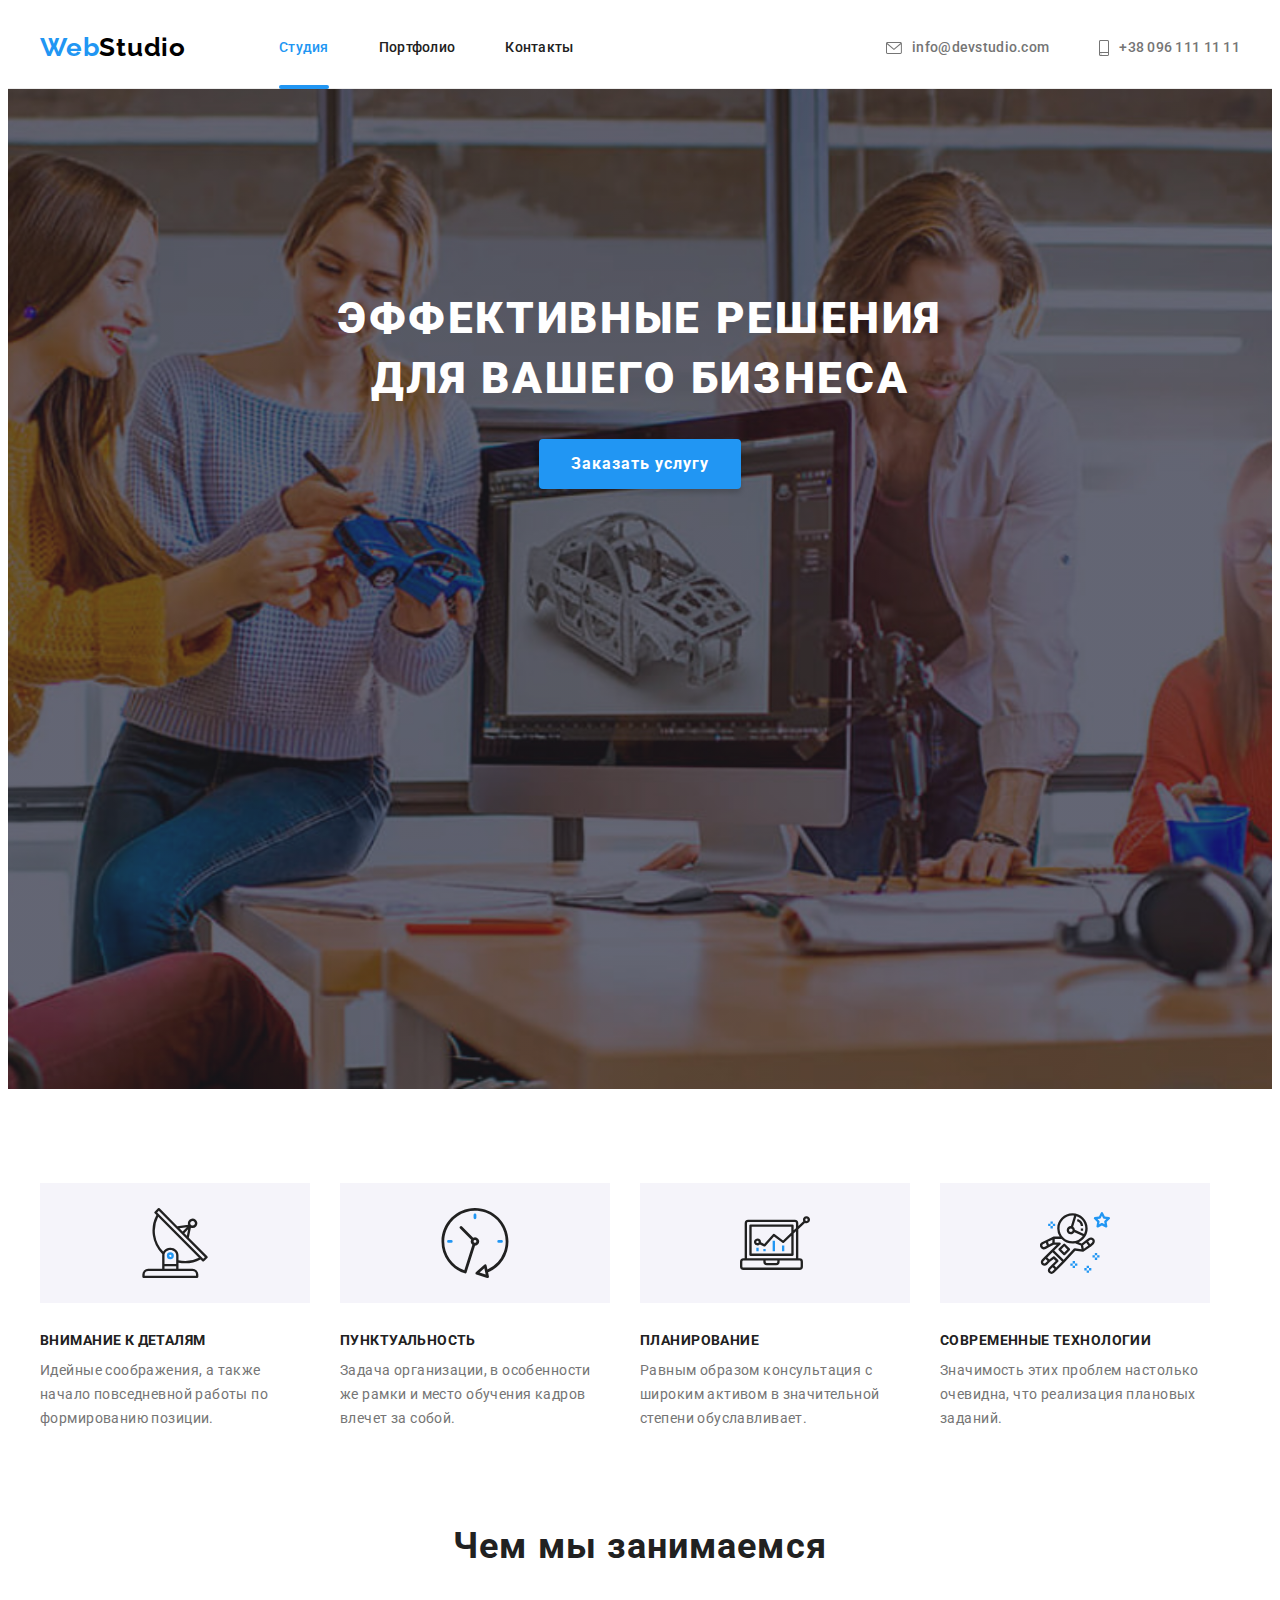
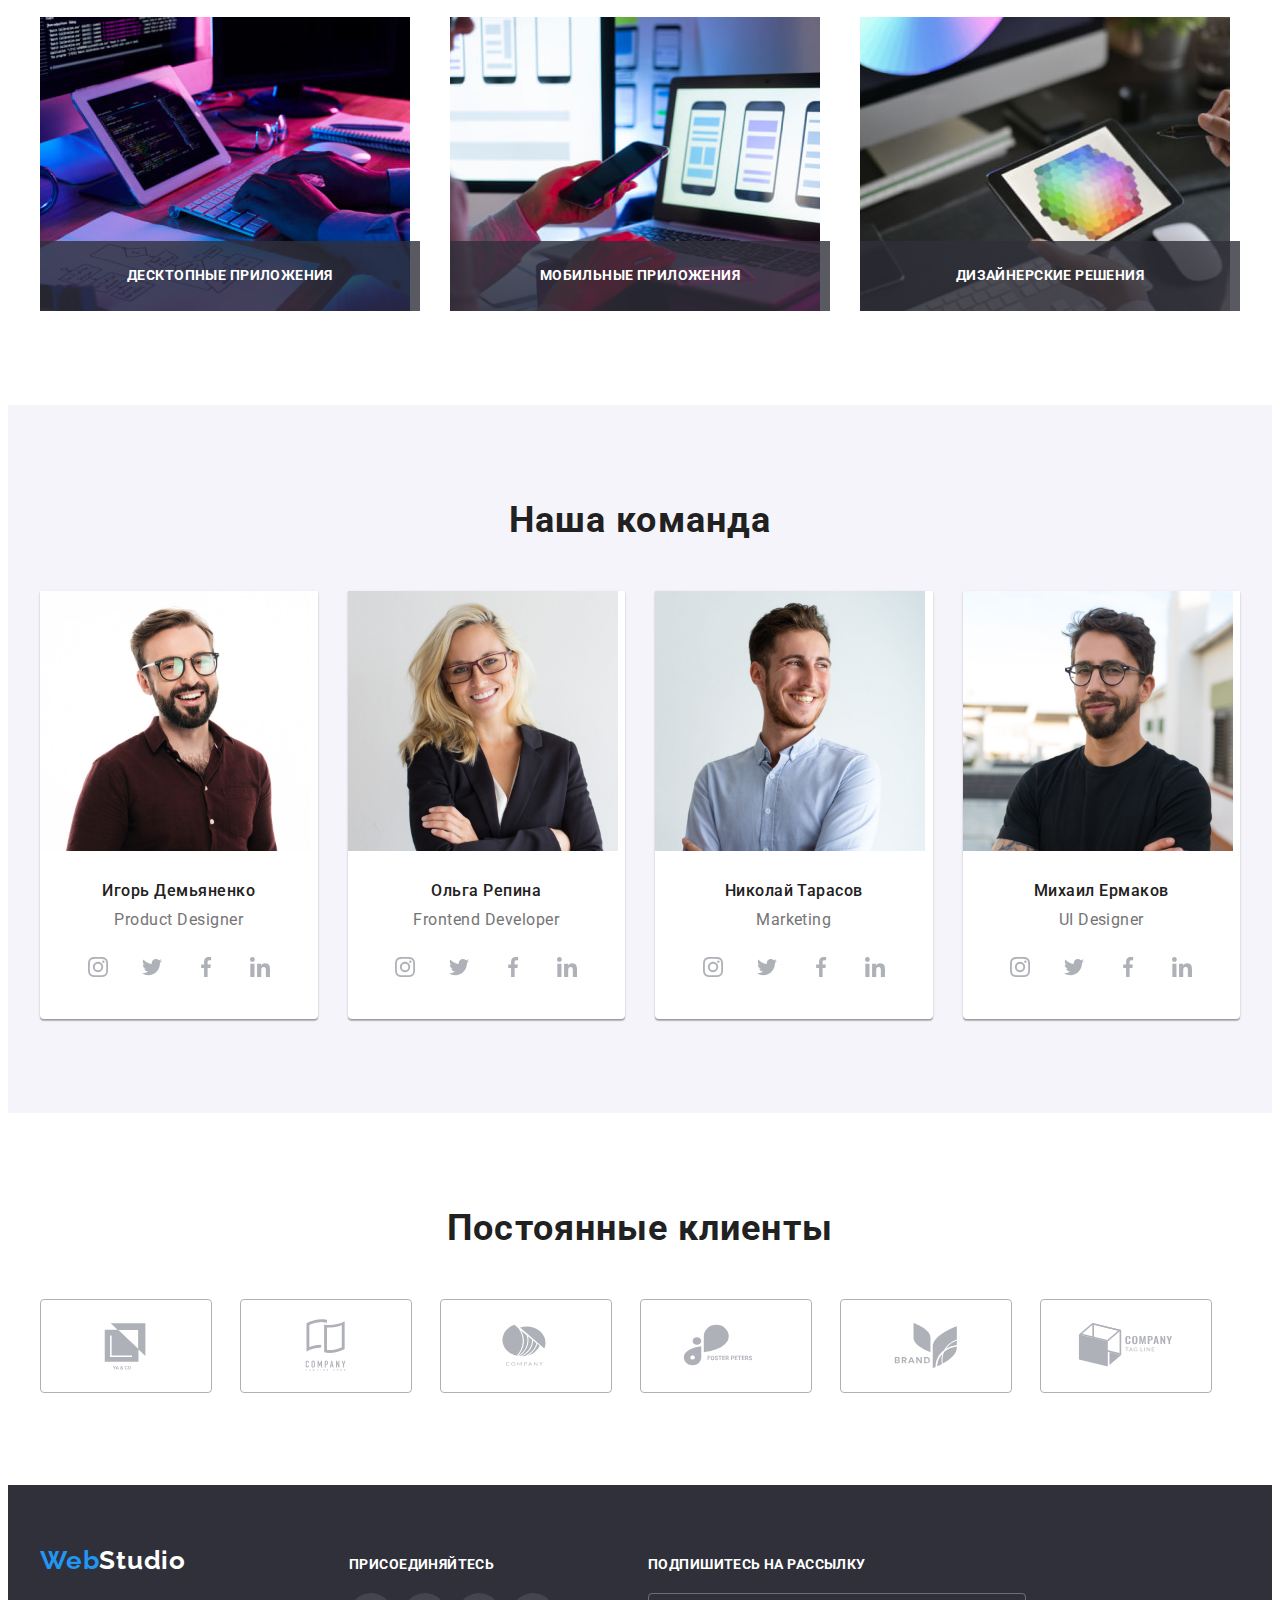
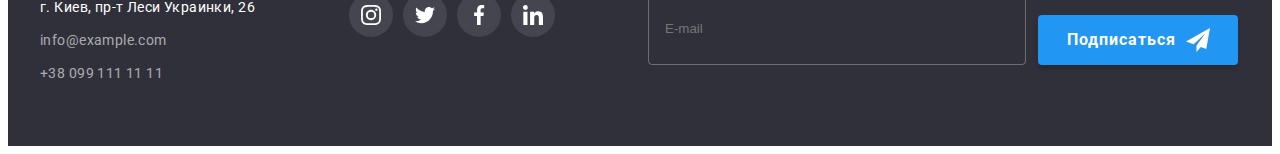
<file: index.html>
<!DOCTYPE html>
<html lang="ru">
  <head>
    <meta charset="UTF-8" />
    <meta http-equiv="X-UA-Compatible" content="IE=edge" />
    <meta name="viewport" content="width=device-width, initial-scale=1.0" />
    <title>Главная</title>
    <link rel="preconnect" href="https://fonts.googleapis.com" />
    <link rel="preconnect" href="https://fonts.gstatic.com" crossorigin />
    <link
      href="https://fonts.googleapis.com/css2?family=Raleway:wght@700&family=Roboto:wght@400;500;700;900&display=swap"
      rel="stylesheet"
    />
    <link
      rel="stylesheet"
      href="https://cdnjs.cloudflare.com/ajax/libs/modern-normalize/1.1.0/modern-normalize.min.css"
      integrity="sha512-wpPYUAdjBVSE4KJnH1VR1HeZfpl1ub8YT/NKx4PuQ5NmX2tKuGu6U/JRp5y+Y8XG2tV+wKQpNHVUX03MfMFn9Q=="
      crossorigin="anonymous"
      referrerpolicy="no-referrer"
    />
    <link rel="stylesheet" href="./css/main.min.css" />
  </head>
  <body>
    <header class="header">
      <div class="container header__container">
        <nav class="nav">
          <a class="link logo" href=""
            >Web<span class="logo__span logo__span--black">Studio</span></a
          >
          <ul class="list header__list">
            <li class="nav__item">
              <a class="link nav__link nav__link--active" href="./index.html">Студия</a>
            </li>
            <li class="nav__item">
              <a class="link nav__link" href="./portfolio.html">Портфолио</a>
            </li>
            <li class="nav__item"><a class="link nav__link" href="">Контакты</a></li>
          </ul>
        </nav>
        <ul class="list header-contacts">
          <li class="header-contacts__item">
            <a class="link header-contacts__link" href="mailto:info@devstudio.com">
              <svg class="icon header-contacts__icon" height="12" width="16">
                <use href="./images/sprite.svg#icon-envelope"></use>
              </svg>
              info@devstudio.com</a
            >
          </li>
          <li class="header-contacts__item">
            <a class="link header-contacts__link" href="tel:+380961111111">
              <svg class="icon header-contacts__icon" height="16" width="10">
                <use href="./images/sprite.svg#icon-smartphone"></use>
              </svg>
              +38 096 111 11 11</a
            >
          </li>
        </ul>
      </div>
    </header>
    <main>
      <!-- Hero section-->
      <section class="section hero">
        <div class="container">
          <h1 class="hero__title">Эффективные решения для вашего бизнеса</h1>
          <button class="btn hero__btn" type="button" data-modal-open>Заказать услугу</button>
        </div>
        <div class="backdrop is-hidden" data-modal>
          <div class="modal-wrapper">
            <button class="modal-wrapper__close-btn" type="button" data-modal-close>
              <svg class="icon" width="18" height="18">
                <use href="./images/sprite.svg#icon-close-black-18dp"></use>
              </svg>
            </button>
            <form class="modal-form">
              <strong class="modal-form__title">Оставьте свои данные, мы вам перезвоним</strong>
              <label class="modal-form__group">
                <span class="modal-form__label">Имя</span>
                <span class="modal-form__wrap">
                  <input class="input modal-form__input" type="text" name="user-name" />
                  <svg class="icon" width="18" height="18">
                    <use href="./images/icons.svg#icon-person"></use>
                  </svg>
                </span>
              </label>
              <label class="modal-form__group">
                <span class="modal-form__label">Телефон</span>
                <span class="modal-form__wrap">
                  <input class="input modal-form__input" type="tel" name="user-phone" />
                  <svg class="icon" width="18" height="18">
                    <use href="./images/icons.svg#icon-phone"></use>
                  </svg>
                </span>
              </label>
              <label class="modal-form__group">
                <span class="modal-form__label">Почта</span>
                <span class="modal-form__wrap">
                  <input class="input modal-form__input" type="email" name="user-mail" />
                  <svg class="icon" width="18" height="18">
                    <use href="./images/icons.svg#icon-email"></use>
                  </svg>
                </span>
              </label>

              <label class="modal-form__group">
                <span class="modal-form__label">Комментарий</span>
                <textarea
                  class="modal-form__comment"
                  name="comment"
                  rows="6"
                  placeholder="Введите текст"
                ></textarea>
              </label>
              <label class="checkbox-group">
                <input class="checkbox-group__checkbox visually-hidden" type="checkbox" />
                <span class="checkbox-group__icon-wrapper">
                  <svg class="checkbox-group__icon" width="16" height="15">
                    <use href="./images/icons.svg#icon-check"></use>
                  </svg>
                </span>
                <span class="checkbox-group__label"
                  >Соглашаюсь с рассылкой и принимаю
                  <a class="checkbox-group__agreement" href="">Условия договора</a>
                </span>
              </label>
              <button class="btn modal-form__btn" type="submit">Отправить</button>
            </form>
          </div>
        </div>
      </section>
      <!-- Benefits-section -->
      <section class="section benefits">
        <div class="container">
          <h2 class="visually-hidden">Наши преимущества</h2>
          <ul class="list benefits__list">
            <li class="benefits__item">
              <div class="benefits__svg-wrapper">
                <svg height="70" width="70">
                  <use href="./images/sprite.svg#icon-antenna"></use>
                </svg>
              </div>
              <h3 class="benefits__header">Внимание к деталям</h3>
              <p class="benefits__text">
                Идейные соображения, а также начало повседневной работы по формированию позиции.
              </p>
            </li>
            <li class="benefits__item">
              <div class="benefits__svg-wrapper">
                <svg height="70" width="70">
                  <use href="./images/sprite.svg#icon-clock"></use>
                </svg>
              </div>
              <h3 class="benefits__header">Пунктуальность</h3>
              <p class="benefits__text">
                Задача организации, в особенности же рамки и место обучения кадров влечет за собой.
              </p>
            </li>
            <li class="benefits__item">
              <div class="benefits__svg-wrapper">
                <svg height="70" width="70">
                  <use href="./images/sprite.svg#icon-diagram"></use>
                </svg>
              </div>
              <h3 class="benefits__header">Планирование</h3>
              <p class="benefits__text">
                Равным образом консультация с широким активом в значительной степени обуславливает.
              </p>
            </li>
            <li class="benefits__item">
              <div class="benefits__svg-wrapper">
                <svg height="70" width="70">
                  <use href="./images/sprite.svg#icon-astronaut"></use>
                </svg>
              </div>
              <h3 class="benefits__header">Современные технологии</h3>
              <p class="benefits__text">
                Значимость этих проблем настолько очевидна, что реализация плановых заданий.
              </p>
            </li>
          </ul>
        </div>
      </section>
      <!-- Types of work-section -->
      <section class="section work">
        <div class="container">
          <h2 class="section-title">Чем мы занимаемся</h2>
          <ul class="list section-list">
            <li class="work__item">
              <img src="./images/box-1.jpg" alt="Верстка для пк" width="370" height="294" />
              <p class="work__description">Десктопные приложения</p>
            </li>
            <li class="work__item">
              <img src="./images/box-2.jpg" alt="Мобильная версия" width="370" height="294" />
              <p class="work__description">Мобильные приложения</p>
            </li>
            <li class="work__item">
              <img src="./images/box-3.jpg" alt="Планшет" width="370" height="294" />
              <p class="work__description">Дизайнерские решения</p>
            </li>
          </ul>
        </div>
      </section>
      <!-- Our team -->
      <section class="section team">
        <div class="container">
          <h2 class="section-title">Наша команда</h2>
          <ul class="list section-list">
            <li class="team__item">
              <img src="./images/team-1.jpg" alt="Игорь Демьяненко" width="270" height="260" />
              <div class="member-card">
                <h3 class="member-card__name">Игорь Демьяненко</h3>
                <p class="member-card__position" lang="en">Product Designer</p>
                <ul class="list socials">
                  <li class="socials__item">
                    <a href="" class="socials__link">
                      <svg class="icon" width="20" height="20">
                        <use href="./images/sprite.svg#icon-instagram"></use>
                      </svg>
                    </a>
                  </li>
                  <li class="socials__item">
                    <a href="" class="socials__link">
                      <svg class="icon" width="20" height="20">
                        <use href="./images/sprite.svg#icon-twitter"></use>
                      </svg>
                    </a>
                  </li>
                  <li class="socials__item">
                    <a href="" class="socials__link">
                      <svg class="icon" width="20" height="20">
                        <use href="./images/sprite.svg#icon-facebook"></use>
                      </svg>
                    </a>
                  </li>
                  <li class="socials__item">
                    <a href="" class="socials__link">
                      <svg class="icon" width="20" height="20">
                        <use href="./images/sprite.svg#icon-linkedin"></use>
                      </svg>
                    </a>
                  </li>
                </ul>
              </div>
            </li>
            <li class="team__item">
              <img src="./images/team-2.jpg" alt="Ольга Репина" width="270" height="260" />
              <div class="member-card">
                <h3 class="member-card__name">Ольга Репина</h3>
                <p class="member-card__position" lang="en">Frontend Developer</p>
                <ul class="list socials">
                  <li class="socials__item">
                    <a href="" class="socials__link">
                      <svg class="icon" width="20" height="20">
                        <use href="./images/sprite.svg#icon-instagram"></use>
                      </svg>
                    </a>
                  </li>
                  <li class="socials__item">
                    <a href="" class="socials__link">
                      <svg class="icon" width="20" height="20">
                        <use href="./images/sprite.svg#icon-twitter"></use>
                      </svg>
                    </a>
                  </li>
                  <li class="socials__item">
                    <a href="" class="socials__link">
                      <svg class="icon" width="20" height="20">
                        <use href="./images/sprite.svg#icon-facebook"></use>
                      </svg>
                    </a>
                  </li>
                  <li class="socials__item">
                    <a href="" class="socials__link">
                      <svg class="icon" width="20" height="20">
                        <use href="./images/sprite.svg#icon-linkedin"></use>
                      </svg>
                    </a>
                  </li>
                </ul>
              </div>
            </li>
            <li class="team__item">
              <img src="./images/team-3.jpg" alt="Николай Тарасов" width="270" height="260" />
              <div class="member-card">
                <h3 class="member-card__name">Николай Тарасов</h3>
                <p class="member-card__position" lang="en">Marketing</p>
                <ul class="list socials">
                  <li class="socials__item">
                    <a href="" class="socials__link">
                      <svg class="icon" width="20" height="20">
                        <use href="./images/sprite.svg#icon-instagram"></use>
                      </svg>
                    </a>
                  </li>
                  <li class="socials__item">
                    <a href="" class="socials__link">
                      <svg class="icon" width="20" height="20">
                        <use href="./images/sprite.svg#icon-twitter"></use>
                      </svg>
                    </a>
                  </li>
                  <li class="socials__item">
                    <a href="" class="socials__link">
                      <svg class="icon" width="20" height="20">
                        <use href="./images/sprite.svg#icon-facebook"></use>
                      </svg>
                    </a>
                  </li>
                  <li class="socials__item">
                    <a href="" class="socials__link">
                      <svg class="icon" width="20" height="20">
                        <use href="./images/sprite.svg#icon-linkedin"></use>
                      </svg>
                    </a>
                  </li>
                </ul>
              </div>
            </li>
            <li class="team__item">
              <img src="./images/team-4.jpg" alt="Михаил Ермаков" width="270" height="260" />
              <div class="member-card">
                <h3 class="member-card__name">Михаил Ермаков</h3>
                <p class="member-card__position" lang="en">UI Designer</p>
                <ul class="list socials">
                  <li class="socials__item">
                    <a href="" class="socials__link">
                      <svg class="icon" width="20" height="20">
                        <use href="./images/sprite.svg#icon-instagram"></use>
                      </svg>
                    </a>
                  </li>
                  <li class="socials__item">
                    <a href="" class="socials__link">
                      <svg class="icon" width="20" height="20">
                        <use href="./images/sprite.svg#icon-twitter"></use>
                      </svg>
                    </a>
                  </li>
                  <li class="socials__item">
                    <a href="" class="socials__link">
                      <svg class="icon" width="20" height="20">
                        <use href="./images/sprite.svg#icon-facebook"></use>
                      </svg>
                    </a>
                  </li>
                  <li class="socials__item">
                    <a href="" class="socials__link">
                      <svg class="icon" width="20" height="20">
                        <use href="./images/sprite.svg#icon-linkedin"></use>
                      </svg>
                    </a>
                  </li>
                </ul>
              </div>
            </li>
          </ul>
        </div>
      </section>
      <!-- Our clients section -->
      <section class="section clients">
        <div class="container">
          <h2 class="section-title">Постоянные клиенты</h2>
          <ul class="list clients__list">
            <li class="clients__item">
              <a href="" class="clients__link">
                <svg class="icon" width="106" height="60">
                  <use href="./images/sprite.svg#icon-Logo"></use>
                </svg>
              </a>
            </li>
            <li class="clients__item">
              <a href="" class="clients__link">
                <svg class="icon" width="106" height="60">
                  <use href="./images/sprite.svg#icon-Logo-1"></use>
                </svg>
              </a>
            </li>
            <li class="clients__item">
              <a href="" class="clients__link">
                <svg class="icon" width="106" height="60">
                  <use href="./images/sprite.svg#icon-Logo-2"></use>
                </svg>
              </a>
            </li>
            <li class="clients__item">
              <a href="" class="clients__link">
                <svg class="icon" width="106" height="60">
                  <use href="./images/sprite.svg#icon-Logo-3"></use>
                </svg>
              </a>
            </li>
            <li class="clients__item">
              <a href="" class="clients__link">
                <svg class="icon" width="106" height="60">
                  <use href="./images/sprite.svg#icon-Logo-4"></use>
                </svg>
              </a>
            </li>
            <li class="clients__item">
              <a href="" class="clients__link">
                <svg class="icon" width="106" height="60">
                  <use href="./images/sprite.svg#icon-Logo-5"></use>
                </svg>
              </a>
            </li>
          </ul>
        </div>
      </section>
    </main>
    <footer class="footer">
      <div class="container footer__container">
        <div class="footer__contacts">
          <a class="link logo footer__logo" href=""
            >Web<span class="logo__span logo__span--white">Studio</span></a
          >
          <address>
            <ul class="list">
              <li class="footer__item">
                <a class="link footer__address-link" href="https://goo.gl/maps/o7L6sS2QVbToqfg37"
                  >г. Киев, пр-т Леси Украинки, 26</a
                >
              </li>
              <li class="footer__item">
                <a
                  class="link footer__address-link footer__address-link--transparent"
                  href="mailto:info@example.com"
                  >info@example.com</a
                >
              </li>
              <li class="footer__item">
                <a
                  class="link footer__address-link footer__address-link--transparent"
                  href="tel:+380991111111"
                  >+38 099 111 11 11</a
                >
              </li>
            </ul>
          </address>
        </div>
        <div class="footer__socials">
          <p class="footer__socials-text">Присоединяйтесь</p>
          <ul class="list socials">
            <li class="socials__item socials__item--round-bg">
              <a href="" class="socials__link socials__link--white-icon">
                <svg class="icon" width="20" height="20">
                  <use href="./images/sprite.svg#icon-instagram"></use>
                </svg>
              </a>
            </li>
            <li class="socials__item socials__item--round-bg">
              <a href="" class="socials__link socials__link--white-icon">
                <svg class="icon" width="20" height="20">
                  <use href="./images/sprite.svg#icon-twitter"></use>
                </svg>
              </a>
            </li>
            <li class="socials__item socials__item--round-bg">
              <a href="" class="socials__link socials__link--white-icon">
                <svg class="icon" width="20" height="20">
                  <use href="./images/sprite.svg#icon-facebook"></use>
                </svg>
              </a>
            </li>
            <li class="socials__item socials__item--round-bg">
              <a href="" class="socials__link socials__link--white-icon">
                <svg class="icon" width="20" height="20">
                  <use href="./images/sprite.svg#icon-linkedin"></use>
                </svg>
              </a>
            </li>
          </ul>
        </div>
        <form class="footer-form">
          <div class="footer-form__field">
            <strong class="footer-form__title">Подпишитесь на рассылку</strong>
            <input class="input footer-form__input" type="text" name="email" placeholder="E-mail" />
          </div>
          <button class="btn footer-form__btn" type="submit">
            Подписаться
            <svg class="icon footer-form__icon" width="24" height="24">
              <use href="./images/icons.svg#icon-send"></use>
            </svg>
          </button>
        </form>
      </div>
    </footer>
    <script src="./js/modal.js"></script>
  </body>
</html>
</file>
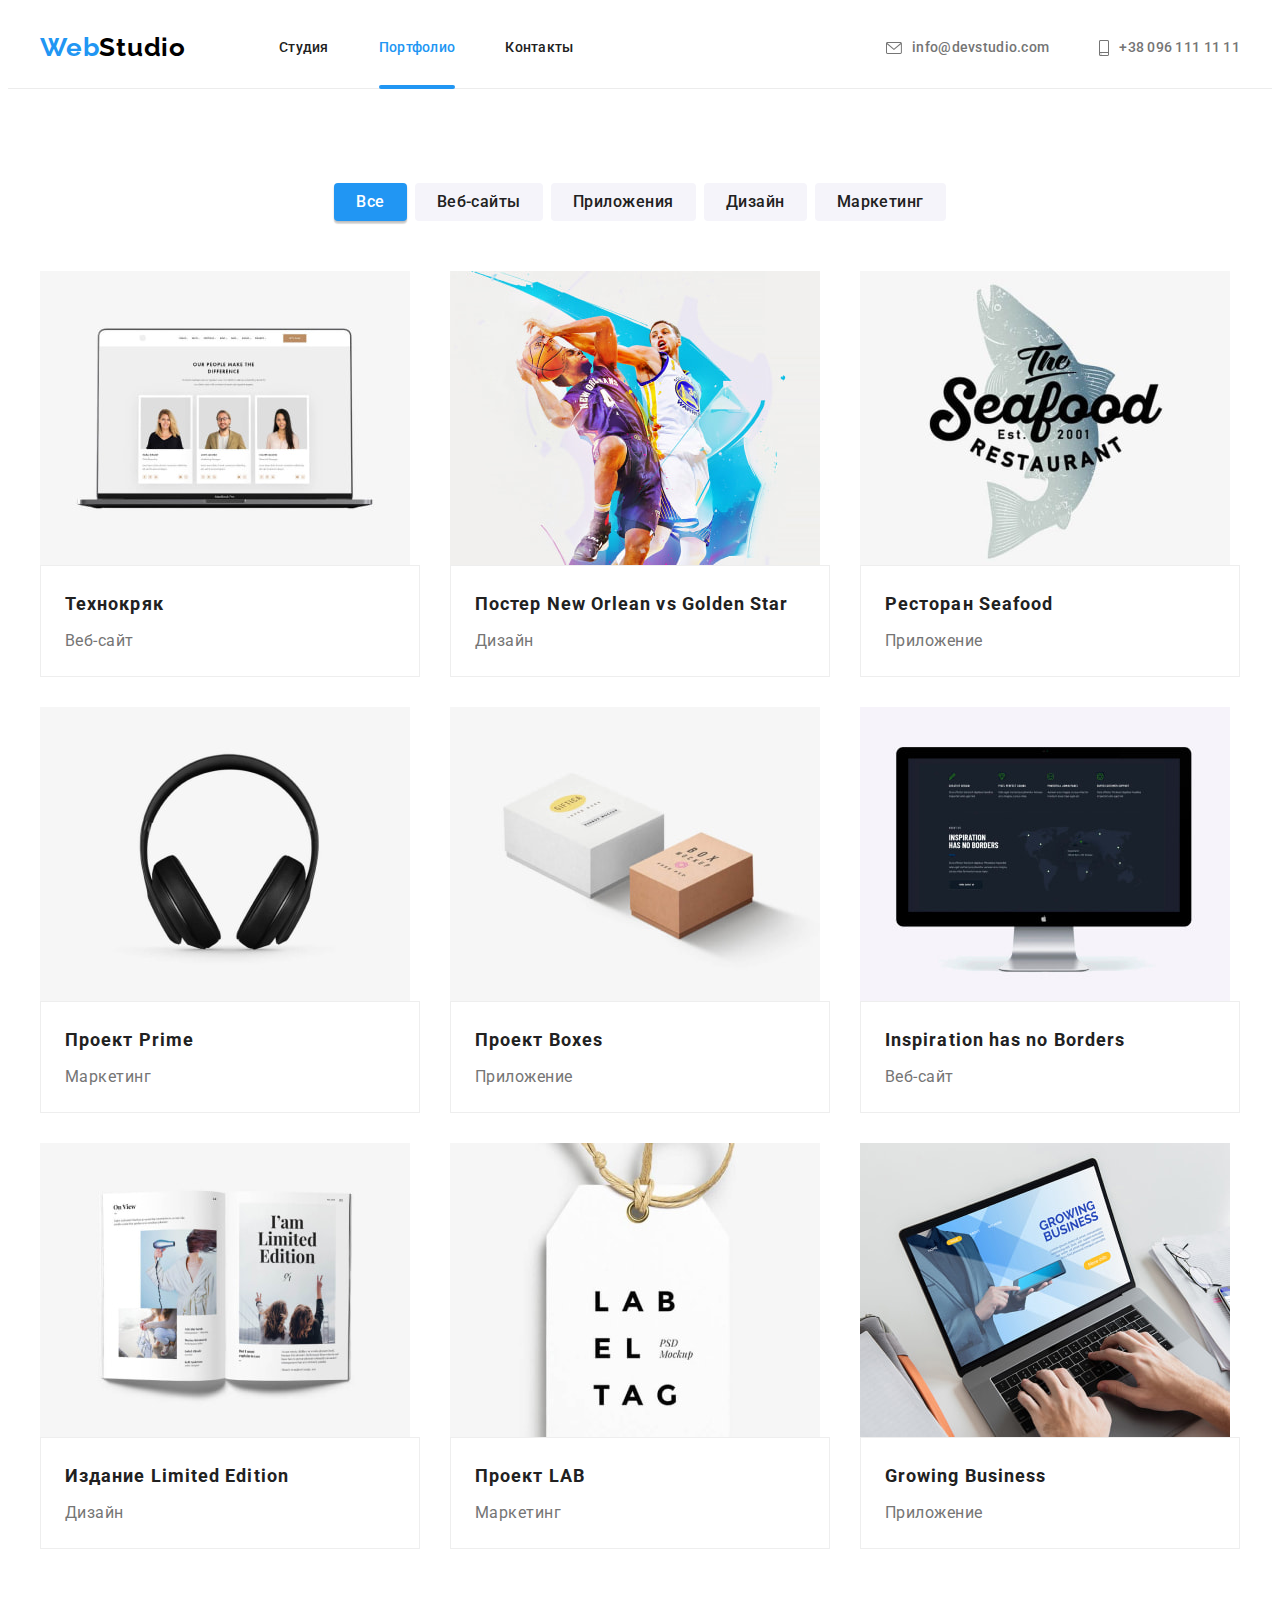
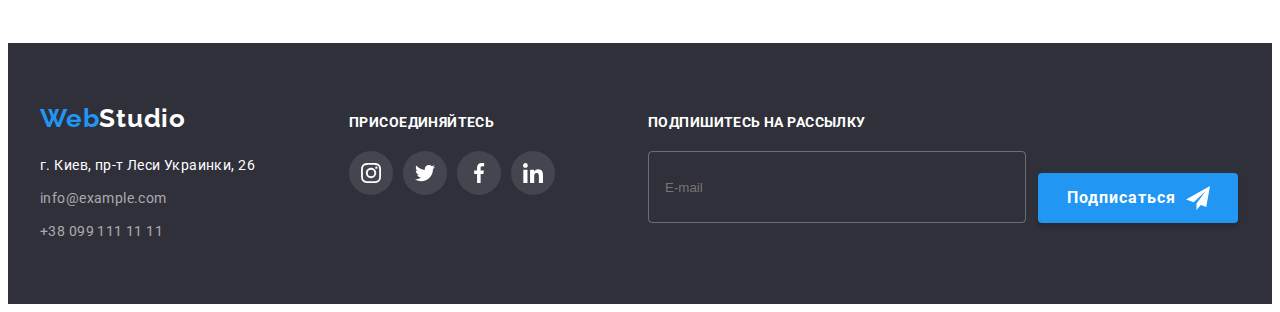
<file: portfolio.html>
<!DOCTYPE html>
<html lang="ru">
  <head>
    <meta charset="UTF-8" />
    <meta http-equiv="X-UA-Compatible" content="IE=edge" />
    <meta name="viewport" content="width=device-width, initial-scale=1.0" />
    <title>Портфолио</title>
    <link rel="preconnect" href="https://fonts.googleapis.com" />
    <link rel="preconnect" href="https://fonts.gstatic.com" crossorigin />
    <link
      href="https://fonts.googleapis.com/css2?family=Raleway:wght@700&family=Roboto:wght@400;500;700;900&display=swap"
      rel="stylesheet"
    />
    <link
      rel="stylesheet"
      href="https://cdnjs.cloudflare.com/ajax/libs/modern-normalize/1.1.0/modern-normalize.min.css"
      integrity="sha512-wpPYUAdjBVSE4KJnH1VR1HeZfpl1ub8YT/NKx4PuQ5NmX2tKuGu6U/JRp5y+Y8XG2tV+wKQpNHVUX03MfMFn9Q=="
      crossorigin="anonymous"
      referrerpolicy="no-referrer"
    />
    <link rel="stylesheet" href="./css/main.min.css" />
  </head>
  <body>
    <header class="header">
      <div class="container header__container">
        <nav class="nav">
          <a class="link logo" href=""
            >Web<span class="logo__span logo__span--black">Studio</span></a
          >
          <ul class="list header__list">
            <li class="nav__item">
              <a class="link nav__link" href="./index.html">Студия</a>
            </li>
            <li class="nav__item">
              <a class="link nav__link nav__link--active" href="./portfolio.html">Портфолио</a>
            </li>
            <li class="nav__item"><a class="link nav__link" href="">Контакты</a></li>
          </ul>
        </nav>
        <ul class="list header-contacts">
          <li class="header-contacts__item">
            <a class="link header-contacts__link" href="mailto:info@devstudio.com">
              <svg class="icon header-contacts__icon" height="12" width="16">
                <use href="./images/sprite.svg#icon-envelope"></use>
              </svg>
              info@devstudio.com</a
            >
          </li>
          <li class="header-contacts__item">
            <a class="link header-contacts__link" href="tel:+380961111111">
              <svg class="icon header-contacts__icon" height="16" width="10">
                <use href="./images/sprite.svg#icon-smartphone"></use>
              </svg>
              +38 096 111 11 11</a
            >
          </li>
        </ul>
      </div>
    </header>
    <main>
      <section class="section">
        <div class="container">
          <h1 class="visually-hidden">Наши работы</h1>
          <ul class="list filter">
            <li class="filter__item">
              <button type="button" class="filter__btn filter__btn--active">Все</button>
            </li>
            <li class="filter__item">
              <button type="button" class="filter__btn">Веб-сайты</button>
            </li>
            <li class="filter__item">
              <button type="button" class="filter__btn">Приложения</button>
            </li>
            <li class="filter__item"><button type="button" class="filter__btn">Дизайн</button></li>
            <li class="filter__item">
              <button type="button" class="filter__btn">Маркетинг</button>
            </li>
          </ul>
          <ul class="list portfolio">
            <li class="card">
              <a href="" class="link card__link">
                <div class="card__overlay">
                  <img
                    src="./images/img.jpg"
                    alt="пример работы Технокряк"
                    width="370"
                    height="294"
                  />
                  <p class="card__overlay-text">
                    Ресурс предлагает комплексные предложения с разным уровнем функционала и
                    сервисов. Все это позволит посетителю получить исчерпывающие сведения о компании
                    или частном лице.
                  </p>
                </div>
                <div class="card__description">
                  <h2 class="card__title">Технокряк</h2>
                  <p class="card__text">Веб-сайт</p>
                </div>
              </a>
            </li>
            <li class="card">
              <a href="" class="link card__link">
                <div class="card__overlay">
                  <img
                    src="./images/img-1.jpg"
                    alt="пример работы Постер New Orlean vs Golden Star"
                    width="370"
                    height="294"
                  />
                  <p class="card__overlay-text">
                    Ресурс предлагает комплексные предложения с разным уровнем функционала и
                    сервисов. Все это позволит посетителю получить исчерпывающие сведения о компании
                    или частном лице.
                  </p>
                </div>
                <div class="card__description">
                  <h2 class="card__title">Постер New Orlean vs Golden Star</h2>
                  <p class="card__text">Дизайн</p>
                </div>
              </a>
            </li>
            <li class="card">
              <a href="" class="link card__link">
                <div class="card__overlay">
                  <img
                    src="./images/img-2.jpg"
                    alt="пример работы Ресторан Seafood"
                    width="370"
                    height="294"
                  />
                  <p class="card__overlay-text">
                    Ресурс предлагает комплексные предложения с разным уровнем функционала и
                    сервисов. Все это позволит посетителю получить исчерпывающие сведения о компании
                    или частном лице.
                  </p>
                </div>
                <div class="card__description">
                  <h2 class="card__title">Ресторан Seafood</h2>
                  <p class="card__text">Приложение</p>
                </div>
              </a>
            </li>
            <li class="card">
              <a href="" class="link card__link">
                <div class="card__overlay">
                  <img
                    src="./images/img-3.jpg"
                    alt="пример работы Проект Prime"
                    width="370"
                    height="294"
                  />
                  <p class="card__overlay-text">
                    Ресурс предлагает комплексные предложения с разным уровнем функционала и
                    сервисов. Все это позволит посетителю получить исчерпывающие сведения о компании
                    или частном лице.
                  </p>
                </div>
                <div class="card__description">
                  <h2 class="card__title">Проект Prime</h2>
                  <p class="card__text">Маркетинг</p>
                </div>
              </a>
            </li>
            <li class="card">
              <a href="" class="link card__link">
                <div class="card__overlay">
                  <img
                    src="./images/img-4.jpg"
                    alt="пример работы Проект Boxes"
                    width="370"
                    height="294"
                  />
                  <p class="card__overlay-text">
                    Ресурс предлагает комплексные предложения с разным уровнем функционала и
                    сервисов. Все это позволит посетителю получить исчерпывающие сведения о компании
                    или частном лице.
                  </p>
                </div>
                <div class="card__description">
                  <h2 class="card__title">Проект Boxes</h2>
                  <p class="card__text">Приложение</p>
                </div>
              </a>
            </li>
            <li class="card">
              <a href="" class="link card__link">
                <div class="card__overlay">
                  <img
                    src="./images/img-5.jpg"
                    alt="пример работы Inspiration has no Borders"
                    width="370"
                    height="294"
                  />
                  <p class="card__overlay-text">
                    Ресурс предлагает комплексные предложения с разным уровнем функционала и
                    сервисов. Все это позволит посетителю получить исчерпывающие сведения о компании
                    или частном лице.
                  </p>
                </div>
                <div class="card__description">
                  <h2 class="card__title">Inspiration has no Borders</h2>
                  <p class="card__text">Веб-сайт</p>
                </div>
              </a>
            </li>
            <li class="card">
              <a href="" class="link card__link">
                <div class="card__overlay">
                  <img
                    src="./images/img-6.jpg"
                    alt="пример работы Издание Limited Edition"
                    width="370"
                    height="294"
                  />
                  <p class="card__overlay-text">
                    Ресурс предлагает комплексные предложения с разным уровнем функционала и
                    сервисов. Все это позволит посетителю получить исчерпывающие сведения о компании
                    или частном лице.
                  </p>
                </div>
                <div class="card__description">
                  <h2 class="card__title">Издание Limited Edition</h2>
                  <p class="card__text">Дизайн</p>
                </div>
              </a>
            </li>
            <li class="card">
              <a href="" class="link card__link">
                <div class="card__overlay">
                  <img
                    src="./images/img-7.jpg"
                    alt="пример работы Проект LAB"
                    width="370"
                    height="294"
                  />
                  <p class="card__overlay-text">
                    Ресурс предлагает комплексные предложения с разным уровнем функционала и
                    сервисов. Все это позволит посетителю получить исчерпывающие сведения о компании
                    или частном лице.
                  </p>
                </div>
                <div class="card__description">
                  <h2 class="card__title">Проект LAB</h2>
                  <p class="card__text">Маркетинг</p>
                </div>
              </a>
            </li>
            <li class="card">
              <a href="" class="link card__link">
                <div class="card__overlay">
                  <img
                    src="./images/img-8.jpg"
                    alt="пример работы Growing Business"
                    width="370"
                    height="294"
                  />
                  <p class="card__overlay-text">
                    Ресурс предлагает комплексные предложения с разным уровнем функционала и
                    сервисов. Все это позволит посетителю получить исчерпывающие сведения о компании
                    или частном лице.
                  </p>
                </div>
                <div class="card__description">
                  <h2 class="card__title">Growing Business</h2>
                  <p class="card__text">Приложение</p>
                </div>
              </a>
            </li>
          </ul>
        </div>
      </section>
    </main>
    <footer class="footer">
      <div class="container footer__container">
        <div class="footer__contacts">
          <a class="link logo footer__logo" href=""
            >Web<span class="logo__span logo__span--white">Studio</span></a
          >
          <address>
            <ul class="list">
              <li class="footer__item">
                <a class="link footer__address-link" href="https://goo.gl/maps/o7L6sS2QVbToqfg37"
                  >г. Киев, пр-т Леси Украинки, 26</a
                >
              </li>
              <li class="footer__item">
                <a
                  class="link footer__address-link footer__address-link--transparent"
                  href="mailto:info@example.com"
                  >info@example.com</a
                >
              </li>
              <li class="footer__item">
                <a
                  class="link footer__address-link footer__address-link--transparent"
                  href="tel:+380991111111"
                  >+38 099 111 11 11</a
                >
              </li>
            </ul>
          </address>
        </div>
        <div class="footer__socials">
          <p class="footer__socials-text">Присоединяйтесь</p>
          <ul class="list socials">
            <li class="socials__item socials__item--round-bg">
              <a href="" class="socials__link socials__link--white-icon">
                <svg class="icon" width="20" height="20">
                  <use href="./images/sprite.svg#icon-instagram"></use>
                </svg>
              </a>
            </li>
            <li class="socials__item socials__item--round-bg">
              <a href="" class="socials__link socials__link--white-icon">
                <svg class="icon" width="20" height="20">
                  <use href="./images/sprite.svg#icon-twitter"></use>
                </svg>
              </a>
            </li>
            <li class="socials__item socials__item--round-bg">
              <a href="" class="socials__link socials__link--white-icon">
                <svg class="icon" width="20" height="20">
                  <use href="./images/sprite.svg#icon-facebook"></use>
                </svg>
              </a>
            </li>
            <li class="socials__item socials__item--round-bg">
              <a href="" class="socials__link socials__link--white-icon">
                <svg class="icon" width="20" height="20">
                  <use href="./images/sprite.svg#icon-linkedin"></use>
                </svg>
              </a>
            </li>
          </ul>
        </div>
        <form class="footer-form">
          <div class="footer-form__field">
            <strong class="footer-form__title">Подпишитесь на рассылку</strong>
            <input class="input footer-form__input" type="text" name="email" placeholder="E-mail" />
          </div>
          <button class="btn footer-form__btn" type="submit">
            Подписаться
            <svg class="icon footer-form__icon" width="24" height="24">
              <use href="./images/icons.svg#icon-send"></use>
            </svg>
          </button>
        </form>
      </div>
    </footer>
  </body>
</html>
</file>
<file: css/main.min.css>
:root{--accent-color: #2196f3;--white-accent: #fff;--black-accent: #000;--transparent-white: rgba(255, 255, 255, 0.6);--bottom-line: #ececec;--icon-color: #afb1b8;--icon-transparent-bg: rgba(255, 255, 255, 0.1);--timing-function: 250ms cubic-bezier(0.4, 0, 0.2, 1);--main-color: #212121;--secondary-color: #757575;--background-light-gray: #f5f4fa;--button-hover: #188ce8;--background-grey: #2f303a}.visually-hidden{position:absolute;width:1px;height:1px;margin:-1px;border:0;padding:0;white-space:nowrap;clip-path:inset(100%);clip:rect(0 0 0 0);overflow:hidden}h1,h2,h3,ul,p{margin:0;padding:0}.link{text-decoration:none;color:inherit}.list{list-style-type:none}body{font-family:Roboto, sans-serif;color:var(--main-color);font-size:14px}img{display:block;max-width:100%;height:auto}.section{padding-top:94px;padding-bottom:94px}.section-title{font-weight:700;font-size:36px;line-height:42px;text-align:center;letter-spacing:0.03em;margin-bottom:50px}.section-list{display:flex}.icon{fill:currentColor}.input{width:100%;min-height:40px;background-color:transparent;outline:none;border:1px solid rgba(33,33,33,0.2);border-radius:4px;transition:border-color var(--timing-function)}.input:focus{border-color:var(--accent-color)}.container{width:1200px;margin:0 auto;padding:0 15px}.header{border-bottom:1px solid var(--bottom-line)}.header__container{display:flex;align-items:center}.header__list{display:flex}.nav{display:flex;align-items:center}.nav__item:not(:last-child){margin-right:50px}.nav__link{font-weight:500;line-height:1.14;letter-spacing:.02em;display:block;padding-top:32px;padding-bottom:32px;transition:color var(--timing-function)}.nav__link:hover,.nav__link:focus{color:var(--accent-color)}.nav__link--active{position:relative;color:var(--accent-color)}.nav__link--active::after{position:absolute;bottom:-1px;left:0;content:'';display:block;height:4px;width:100%;background-color:var(--accent-color);border-radius:2px}.logo{font-family:Raleway, sans-serif;font-weight:700;font-size:26px;line-height:1.2;letter-spacing:.03em;color:var(--accent-color);margin-right:93px;display:inline-block}.logo__span--black{color:var(--black-accent)}.logo__span--white{color:var(--white-accent)}.header-contacts{display:flex;margin-left:auto}.header-contacts__item:not(:last-child){margin-right:50px}.header-contacts__link{font-weight:500;line-height:1.14;letter-spacing:.02em;display:block;padding-top:32px;padding-bottom:32px;transition:color var(--timing-function);color:var(--secondary-color);display:flex;align-items:center}.header-contacts__link:hover,.header-contacts__link:focus{color:var(--accent-color)}.header-contacts__icon{margin-right:10px}.btn{font-family:inherit;font-weight:700;font-size:16px;line-height:1.88;letter-spacing:.06em;color:var(--white-accent);background-color:var(--accent-color);cursor:pointer;border:none;border-radius:4px;box-shadow:0px 4px 4px rgba(0,0,0,0.15);transition:background-color var(--timing-function)}.btn:hover,.btn:focus{background-color:var(--button-hover)}.hero{height:600px;max-width:1600px;margin-left:auto;margin-right:auto;background-color:var(--background-grey);background-image:linear-gradient(rgba(47,48,58,0.4), rgba(47,48,58,0.4)),url(../images/bg-hero.jpg);background-repeat:no-repeat;background-size:cover;background-position:center;text-align:center;padding-top:200px;padding-bottom:200px}.hero__title{font-weight:900;font-size:44px;line-height:1.36;letter-spacing:.06em;text-transform:uppercase;color:var(--white-accent);width:696px;margin:0 auto 30px}.hero__btn{padding:10px 32px}.backdrop{position:fixed;top:0;left:0;z-index:10;width:100vw;height:100vh;background-color:rgba(0,0,0,0.2);transition:opacity var(--timing-function),visibility var(--timing-function)}.backdrop.is-hidden{opacity:0;visibility:hidden;pointer-events:none}.modal-wrapper{position:absolute;top:50%;left:50%;width:528px;padding:40px;box-shadow:0px 1px 3px rgba(0,0,0,0.12),0px 1px 1px rgba(0,0,0,0.14),0px 2px 1px rgba(0,0,0,0.2);border-radius:4px;background-color:#fff;transition:transform 300ms ease-in-out, opacity 400ms ease-in}.backdrop.is-hidden .modal-wrapper{transform:translate(-50%, -50%) scale(0.5);opacity:0}.backdrop .modal-wrapper{transform:translate(-50%, -50%) scale(1);opacity:1}.modal-wrapper__close-btn{position:absolute;display:flex;top:8px;right:8px;width:30px;height:30px;color:inherit;justify-content:center;align-items:center;background-color:#fff;border:1px solid rgba(0,0,0,0.1);border-radius:50%;cursor:pointer;transition:color var(--timing-function)}.modal-wrapper__close-btn:hover,.modal-wrapper__close-btn:focus{color:var(--accent-color)}.modal-form__title{display:block;margin-bottom:12px;font-weight:700;font-size:20px;line-height:1.15;letter-spacing:.03em}.modal-form__group{display:block;text-align:left}.modal-form__label{display:inline-block;margin-bottom:4px;font-size:12px;line-height:1.17;letter-spacing:.01em;color:var(--secondary-color)}.modal-form__wrap{position:relative;display:block;margin-bottom:10px}.modal-form__input{padding-left:42px}.modal-form__btn{padding:10px 56px}.input:focus+.icon{color:var(--accent-color)}.modal-form__wrap>.icon{position:absolute;left:12px;top:50%;transform:translateY(-50%)}.modal-form__comment{width:100%;min-height:40px;padding:12px 16px;margin-bottom:20px;background-color:transparent;outline:none;resize:none;border:1px solid rgba(33,33,33,0.2);border-radius:4px;transition:border-color var(--timing-function)}.modal-form__comment:focus{border-color:var(--accent-color)}.modal-form__comment::placeholder{line-height:1.14;letter-spacing:0.01em;color:rgba(117,117,117,0.5)}.checkbox-group{display:flex;align-items:center;justify-content:center;margin-bottom:30px}.checkbox-group__icon-wrapper{display:flex;justify-content:center;align-items:center;overflow:hidden;margin-right:7px;width:16px;height:15px;border-radius:2px;outline:solid 2px var(--main-color);outline-offset:-2px;transition:outline var(--timing-function)}.checkbox-group__icon{fill:var(--white-accent);background-color:var(--accent-color);opacity:0;transition:opacity var(--timing-function)}.checkbox-group__checkbox:checked+.checkbox-group__icon-wrapper{outline-color:var(--accent-color)}.checkbox-group__checkbox:checked+.checkbox-group__icon-wrapper .checkbox-group__icon{opacity:1}.checkbox-group__label{display:inline-block;line-height:1.71;letter-spacing:0.03em;color:var(--secondary-color)}.checkbox-group__agreement{color:var(--accent-color)}.benefits__list{display:flex}.benefits__item{width:270px;margin-right:30px}.benefits__item:last-child{margin-right:0}.benefits__svg-wrapper{background-color:var(--background-light-gray);display:flex;width:270px;height:120px;justify-content:center;align-items:center;margin-bottom:30px}.benefits__header{font-weight:700;font-size:14px;line-height:1.14;letter-spacing:.03em;text-transform:uppercase;margin-bottom:10px}.benefits__text{line-height:1.71;letter-spacing:.03em;color:var(--secondary-color)}.work{padding-top:0}.work__item{position:relative;flex-basis:calc((100% - 60px) / 3)}.work__item:not(:last-child){margin-right:30px}.work__description{position:absolute;left:0;bottom:0;width:100%;padding:27px 0;background-color:rgba(47,48,58,0.8);font-weight:700;line-height:1.14;letter-spacing:.03em;text-align:center;text-transform:uppercase;color:var(--white-accent)}.team{background-color:var(--background-light-gray)}.team__item{flex-basis:calc((100% - 90px) / 4);margin-right:30px;background-color:var(--white-accent);box-shadow:0px 1px 3px rgba(0,0,0,0.12),0px 1px 1px rgba(0,0,0,0.14),0px 2px 1px rgba(0,0,0,0.2);border-radius:0px 0px 4px 4px}.team__item:last-child{margin-right:0}.member-card{padding-top:30px;padding-bottom:30px}.member-card__name{font-weight:500;font-size:16px;line-height:1.19;letter-spacing:.03em;text-align:center;margin-bottom:10px}.member-card__position{font-size:16px;line-height:1.19;letter-spacing:.03em;text-align:center;color:var(--secondary-color);margin-bottom:16px}.socials{display:flex;justify-content:center}.socials__item{width:44px;height:44px}.socials__item:not(:last-child){margin-right:10px}.socials__item--round-bg{background-color:var(--icon-transparent-bg);border-radius:50%}.socials__link{color:var(--icon-color);display:flex;justify-content:center;align-items:center;width:100%;height:100%;border-radius:50%;transition:color var(--timing-function),background-color var(--timing-function)}.socials__link:hover,.socials__link:focus{color:var(--white-accent);background-color:var(--accent-color)}.socials__link--white-icon{color:var(--white-accent)}.clients__list{display:flex}.clients__item{width:170px;height:92px}.clients__item:not(:last-child){margin-right:30px}.clients__link{display:flex;justify-content:center;align-items:center;width:100%;height:100%;border:1px solid var(--icon-color);border-radius:4px;color:var(--icon-color);transition:color var(--timing-function),border-color var(--timing-function)}.clients__link:hover,.clients__link:focus{color:var(--accent-color);border-color:var(--accent-color)}.footer{background-color:var(--background-grey);padding-top:60px;padding-bottom:60px}.footer__container{display:flex;align-items:baseline}.footer__contacts{margin-right:70px}.footer__logo{margin-bottom:20px}.footer__item:not(:last-child){padding-bottom:9px}.footer__address-link{line-height:1.71;letter-spacing:.03em;font-style:normal;color:var(--white-accent);transition:color var(--timing-function)}.footer__address-link:hover,.footer__address-link:focus{color:var(--accent-color)}.footer__address-link--transparent{color:var(--transparent-white)}.footer__socials{margin-right:93px}.footer__socials-text{margin-bottom:20px;text-transform:uppercase;font-weight:700;line-height:1.14;letter-spacing:.03em;color:var(--white-accent)}.footer-form{display:flex;align-items:flex-end}.footer-form__field{margin-right:12px}.footer-form__title{font-weight:700;font-size:14px;line-height:1.14;letter-spacing:.03em;display:block;margin-bottom:20px;text-transform:uppercase;color:var(--white-accent)}.footer-form__input{padding:15px 0 15px 16px;width:360px;border-color:rgba(255,255,255,0.3)}.footer-form__input:focus{border-color:var(--accent-color)}.footer-form__btn{position:relative;padding:10px 62px 10px 29px}.footer-form__icon{position:absolute;top:50%;right:28px;transform:translateY(-50%)}.filter{margin-bottom:50px;display:flex;justify-content:center}.filter__item:not(:last-child){margin-right:8px}.filter__btn{font-weight:500;font-size:16px;line-height:1.62;letter-spacing:.03em;font-family:inherit;text-align:center;color:currentColor;background-color:var(--background-light-gray);border-style:none;border-radius:4px;cursor:pointer;padding:6px 22px;transition:color var(--timing-function),background-color var(--timing-function),box-shadow var(--timing-function)}.filter__btn:hover,.filter__btn:focus,.filter__btn--active{color:var(--white-accent);background-color:var(--accent-color);box-shadow:0px 3px 1px rgba(0,0,0,0.1),0px 1px 2px rgba(0,0,0,0.08),0px 2px 2px rgba(0,0,0,0.12)}.portfolio{display:flex;flex-wrap:wrap;justify-content:space-between}.card{flex-basis:calc((100% - 60px) / 3);margin-right:30px;margin-bottom:30px}.card:nth-child(3n){margin-right:0}.card:nth-last-child(-n+3){margin-bottom:0}.card__link{display:block;transition:box-shadow var(--timing-function)}.card__link:hover,.card__link:focus{box-shadow:0px 1px 1px rgba(0,0,0,0.12),0px 4px 4px rgba(0,0,0,0.06),1px 4px 6px rgba(0,0,0,0.16)}.card__description{padding:20px 24px;border:1px solid #eeeeee}.card__title{font-weight:700;font-size:18px;line-height:2;letter-spacing:0.06em;margin-bottom:4px}.card__text{color:var(--secondary-color);font-size:16px;line-height:1.88;letter-spacing:0.03em}.card__overlay{position:relative;overflow:hidden}.card__overlay-text{font-size:18px;line-height:1.56;letter-spacing:.03em;position:absolute;left:0;bottom:0;width:100%;height:100%;transform:translateY(100%);padding:63px 24px;color:var(--white-accent);background-color:rgba(33,150,243,0.9);transition:transform var(--timing-function)}.card__link:hover .card__overlay-text,.card__link:focus .card__overlay-text{transform:translateY(0)}
/*# sourceMappingURL=main.min.css.map */
</file>
